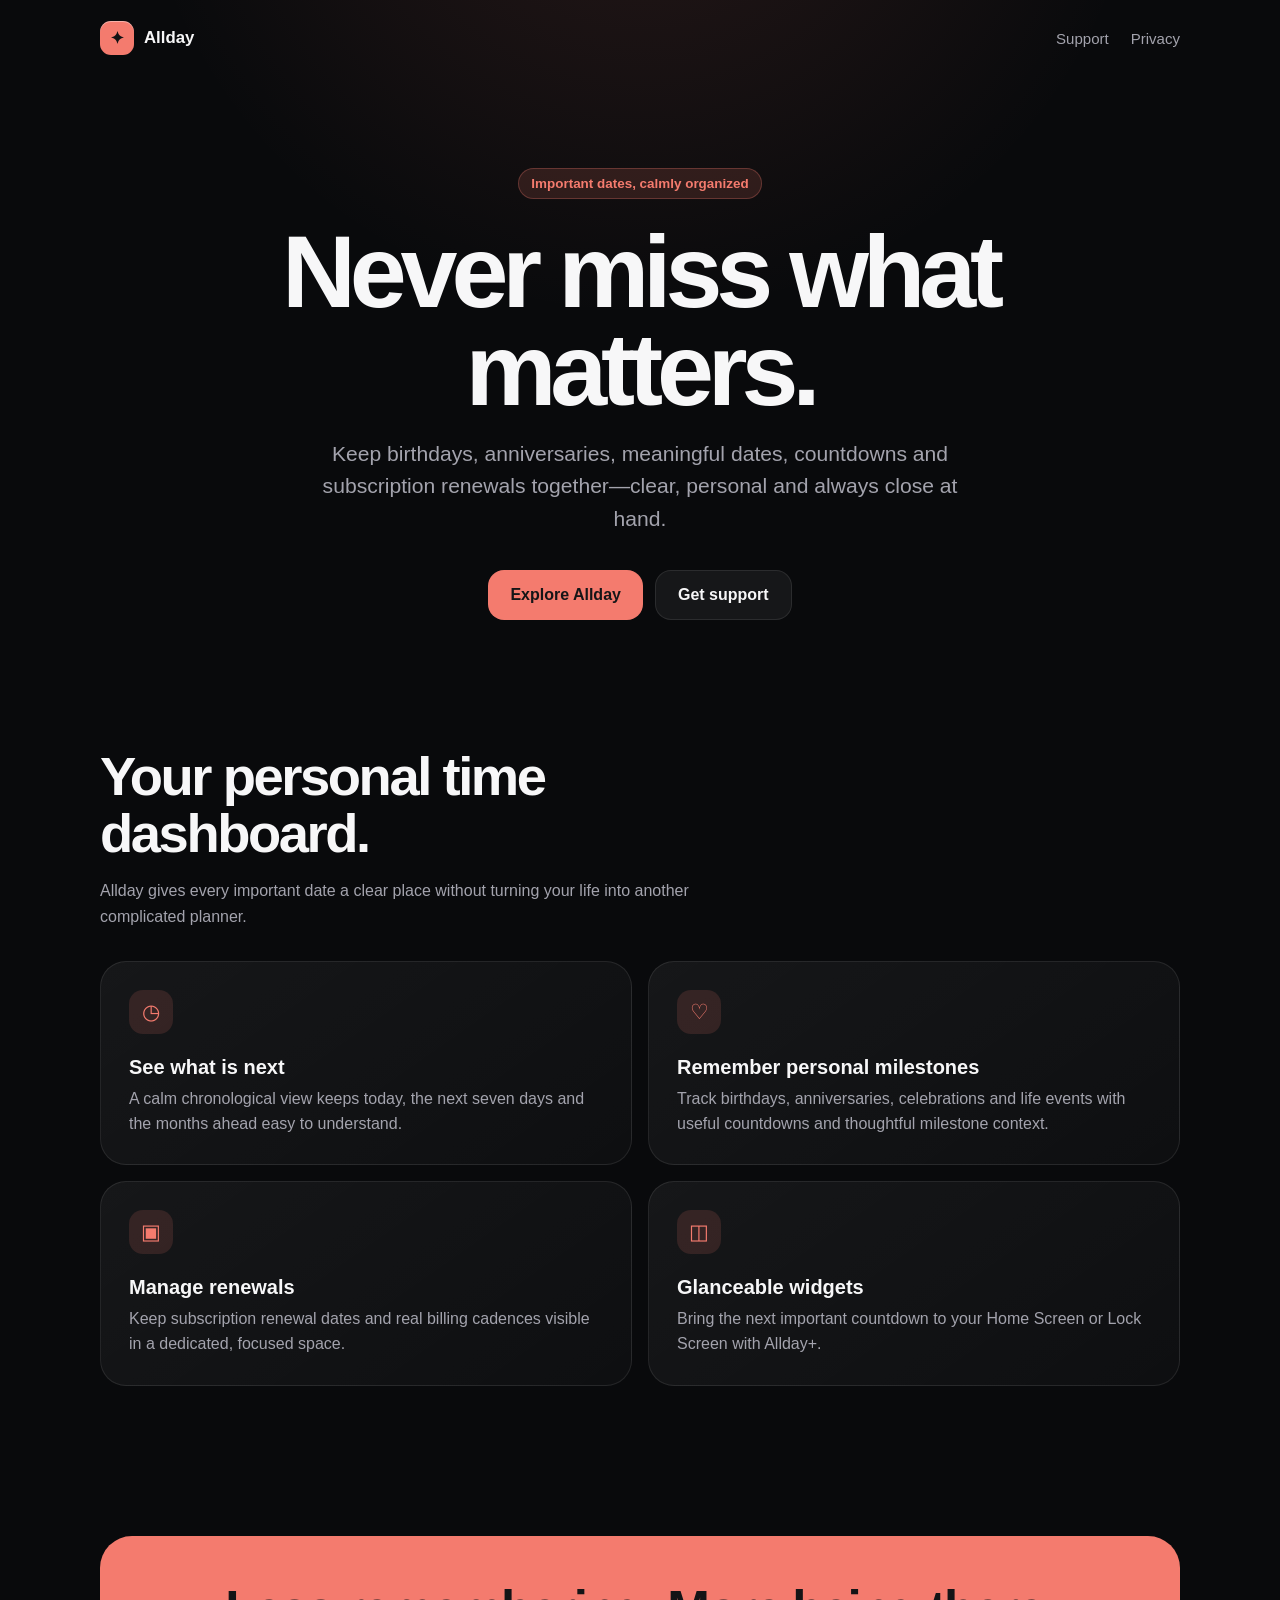
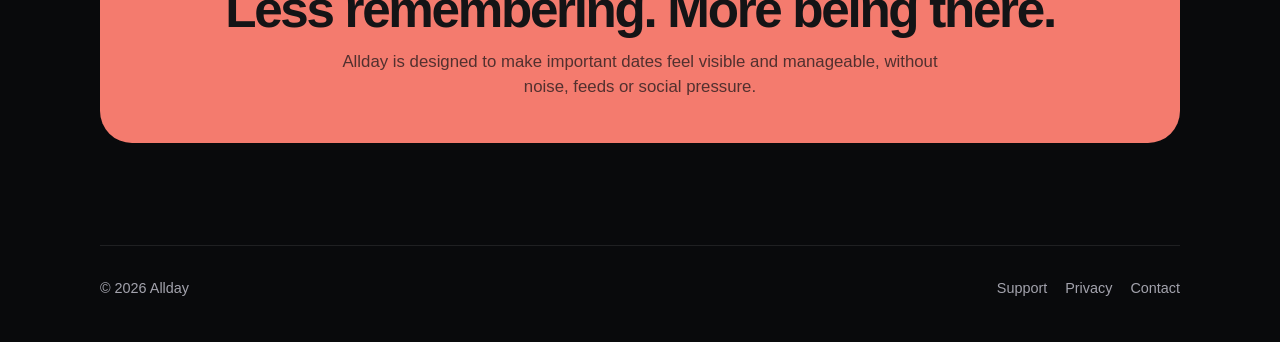
<file: index.html>
<!doctype html>
<html lang="en">
<head>
  <meta charset="utf-8">
  <meta name="viewport" content="width=device-width, initial-scale=1">
  <meta name="description" content="Allday keeps birthdays, anniversaries, important dates, countdowns and subscription renewals together.">
  <meta name="theme-color" content="#090a0c">
  <meta property="og:title" content="Allday — Never miss what matters">
  <meta property="og:description" content="Your important dates, renewals and countdowns in one calm place.">
  <meta property="og:type" content="website">
  <title>Allday — Never miss what matters</title>
  <link rel="stylesheet" href="./assets/style.css">
</head>
<body>
  <header class="shell">
    <nav aria-label="Primary navigation">
      <a class="brand" href="./" aria-label="Allday home">
        <span class="brand-mark" aria-hidden="true">✦</span>
        Allday
      </a>
      <div class="nav-links">
        <a href="./support/">Support</a>
        <a href="./privacy/">Privacy</a>
      </div>
    </nav>
  </header>

  <main>
    <section class="hero shell">
      <span class="eyebrow">Important dates, calmly organized</span>
      <h1>Never miss what matters.</h1>
      <p>Keep birthdays, anniversaries, meaningful dates, countdowns and subscription renewals together—clear, personal and always close at hand.</p>
      <div class="actions">
        <a class="button primary" href="#features">Explore Allday</a>
        <a class="button secondary" href="./support/">Get support</a>
      </div>
    </section>

    <section class="section shell" id="features">
      <div class="section-heading">
        <h2>Your personal time dashboard.</h2>
        <p>Allday gives every important date a clear place without turning your life into another complicated planner.</p>
      </div>
      <div class="grid">
        <article class="card">
          <div class="icon" aria-hidden="true">◷</div>
          <h3>See what is next</h3>
          <p>A calm chronological view keeps today, the next seven days and the months ahead easy to understand.</p>
        </article>
        <article class="card">
          <div class="icon" aria-hidden="true">♡</div>
          <h3>Remember personal milestones</h3>
          <p>Track birthdays, anniversaries, celebrations and life events with useful countdowns and thoughtful milestone context.</p>
        </article>
        <article class="card">
          <div class="icon" aria-hidden="true">▣</div>
          <h3>Manage renewals</h3>
          <p>Keep subscription renewal dates and real billing cadences visible in a dedicated, focused space.</p>
        </article>
        <article class="card">
          <div class="icon" aria-hidden="true">◫</div>
          <h3>Glanceable widgets</h3>
          <p>Bring the next important countdown to your Home Screen or Lock Screen with Allday+.</p>
        </article>
      </div>
    </section>

    <section class="section shell">
      <div class="callout">
        <h2>Less remembering. More being there.</h2>
        <p>Allday is designed to make important dates feel visible and manageable, without noise, feeds or social pressure.</p>
      </div>
    </section>
  </main>

  <footer class="shell">
    <span>© 2026 Allday</span>
    <div>
      <a href="./support/">Support</a>
      <a href="./privacy/">Privacy</a>
      <a href="mailto:deniz202.kokturk@gmail.com">Contact</a>
    </div>
  </footer>
</body>
</html>
</file>
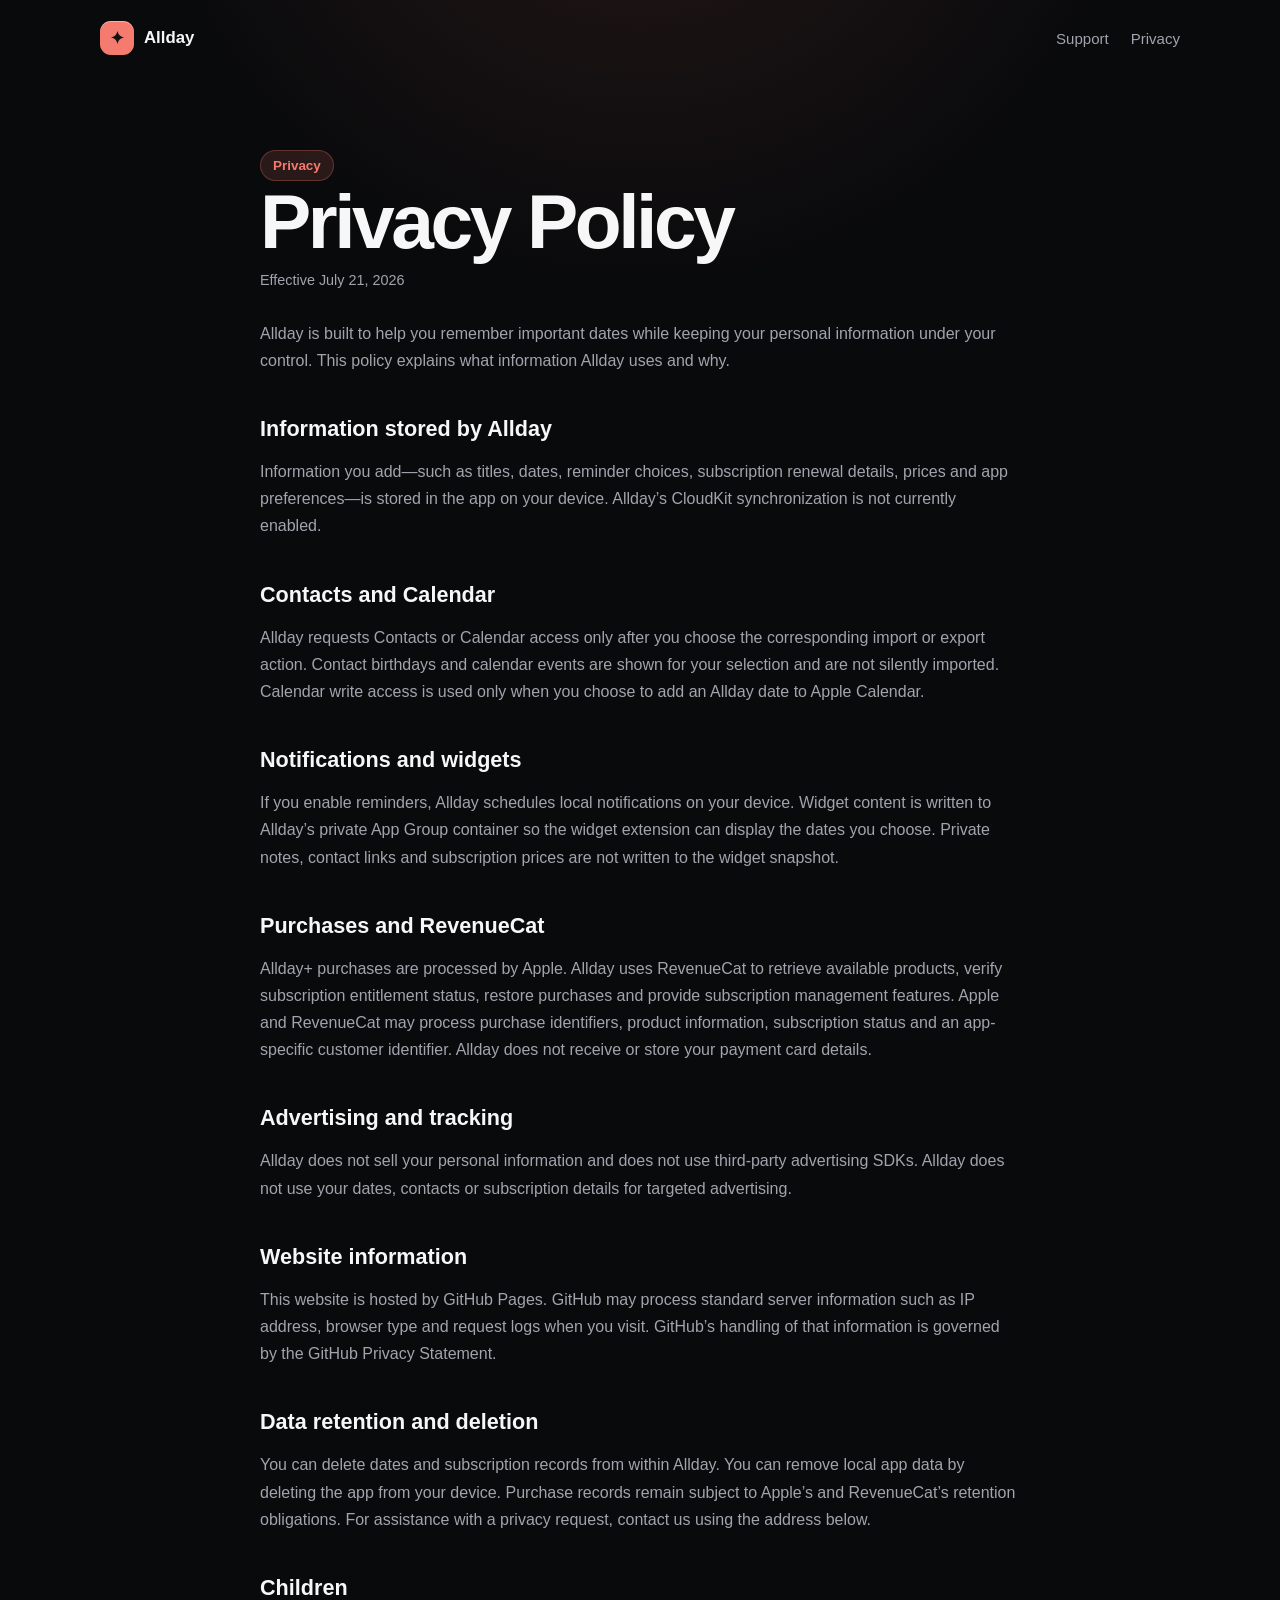
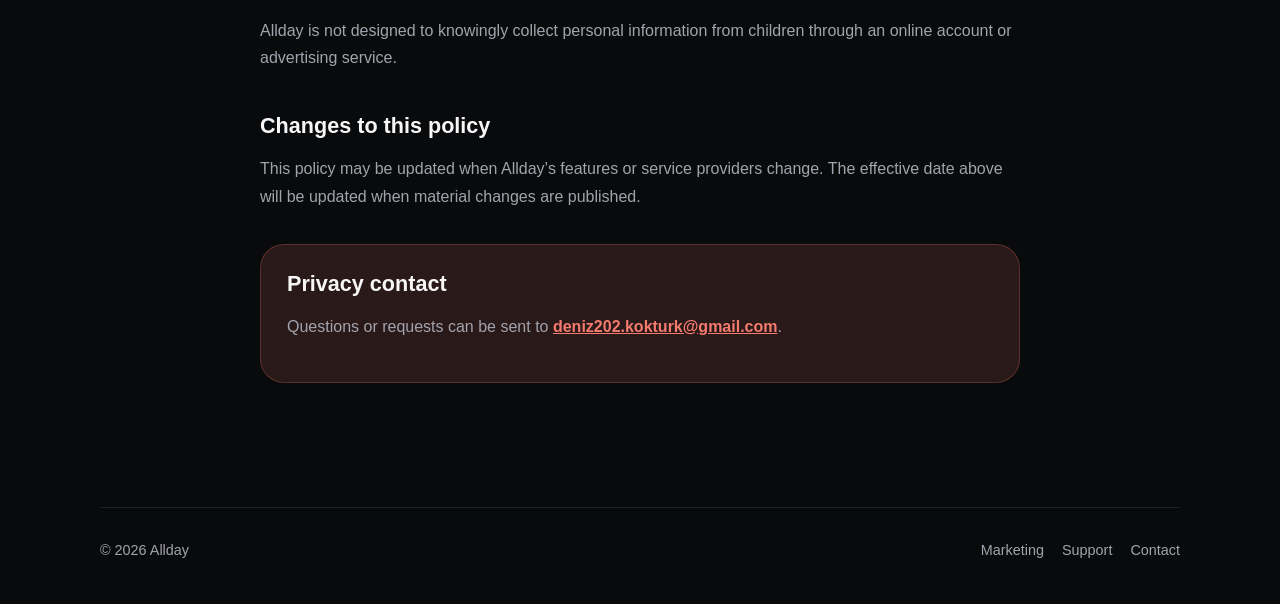
<file: privacy/index.html>
<!doctype html>
<html lang="en">
<head>
  <meta charset="utf-8">
  <meta name="viewport" content="width=device-width, initial-scale=1">
  <meta name="description" content="Privacy policy for Allday.">
  <meta name="theme-color" content="#090a0c">
  <title>Allday Privacy Policy</title>
  <link rel="stylesheet" href="../assets/style.css">
</head>
<body>
  <header class="shell">
    <nav aria-label="Primary navigation">
      <a class="brand" href="../" aria-label="Allday home">
        <span class="brand-mark" aria-hidden="true">✦</span>
        Allday
      </a>
      <div class="nav-links">
        <a href="../support/">Support</a>
        <a href="./" aria-current="page">Privacy</a>
      </div>
    </nav>
  </header>

  <main class="content">
    <span class="eyebrow">Privacy</span>
    <h1>Privacy Policy</h1>
    <div class="meta">Effective July 21, 2026</div>

    <p>Allday is built to help you remember important dates while keeping your personal information under your control. This policy explains what information Allday uses and why.</p>

    <h2>Information stored by Allday</h2>
    <p>Information you add—such as titles, dates, reminder choices, subscription renewal details, prices and app preferences—is stored in the app on your device. Allday’s CloudKit synchronization is not currently enabled.</p>

    <h2>Contacts and Calendar</h2>
    <p>Allday requests Contacts or Calendar access only after you choose the corresponding import or export action. Contact birthdays and calendar events are shown for your selection and are not silently imported. Calendar write access is used only when you choose to add an Allday date to Apple Calendar.</p>

    <h2>Notifications and widgets</h2>
    <p>If you enable reminders, Allday schedules local notifications on your device. Widget content is written to Allday’s private App Group container so the widget extension can display the dates you choose. Private notes, contact links and subscription prices are not written to the widget snapshot.</p>

    <h2>Purchases and RevenueCat</h2>
    <p>Allday+ purchases are processed by Apple. Allday uses RevenueCat to retrieve available products, verify subscription entitlement status, restore purchases and provide subscription management features. Apple and RevenueCat may process purchase identifiers, product information, subscription status and an app-specific customer identifier. Allday does not receive or store your payment card details.</p>

    <h2>Advertising and tracking</h2>
    <p>Allday does not sell your personal information and does not use third-party advertising SDKs. Allday does not use your dates, contacts or subscription details for targeted advertising.</p>

    <h2>Website information</h2>
    <p>This website is hosted by GitHub Pages. GitHub may process standard server information such as IP address, browser type and request logs when you visit. GitHub’s handling of that information is governed by the GitHub Privacy Statement.</p>

    <h2>Data retention and deletion</h2>
    <p>You can delete dates and subscription records from within Allday. You can remove local app data by deleting the app from your device. Purchase records remain subject to Apple’s and RevenueCat’s retention obligations. For assistance with a privacy request, contact us using the address below.</p>

    <h2>Children</h2>
    <p>Allday is not designed to knowingly collect personal information from children through an online account or advertising service.</p>

    <h2>Changes to this policy</h2>
    <p>This policy may be updated when Allday’s features or service providers change. The effective date above will be updated when material changes are published.</p>

    <div class="support-card">
      <h2>Privacy contact</h2>
      <p>Questions or requests can be sent to <a href="mailto:deniz202.kokturk@gmail.com?subject=Allday%20Privacy">deniz202.kokturk@gmail.com</a>.</p>
    </div>
  </main>

  <footer class="shell">
    <span>© 2026 Allday</span>
    <div>
      <a href="../">Marketing</a>
      <a href="../support/">Support</a>
      <a href="mailto:deniz202.kokturk@gmail.com">Contact</a>
    </div>
  </footer>
</body>
</html>
</file>
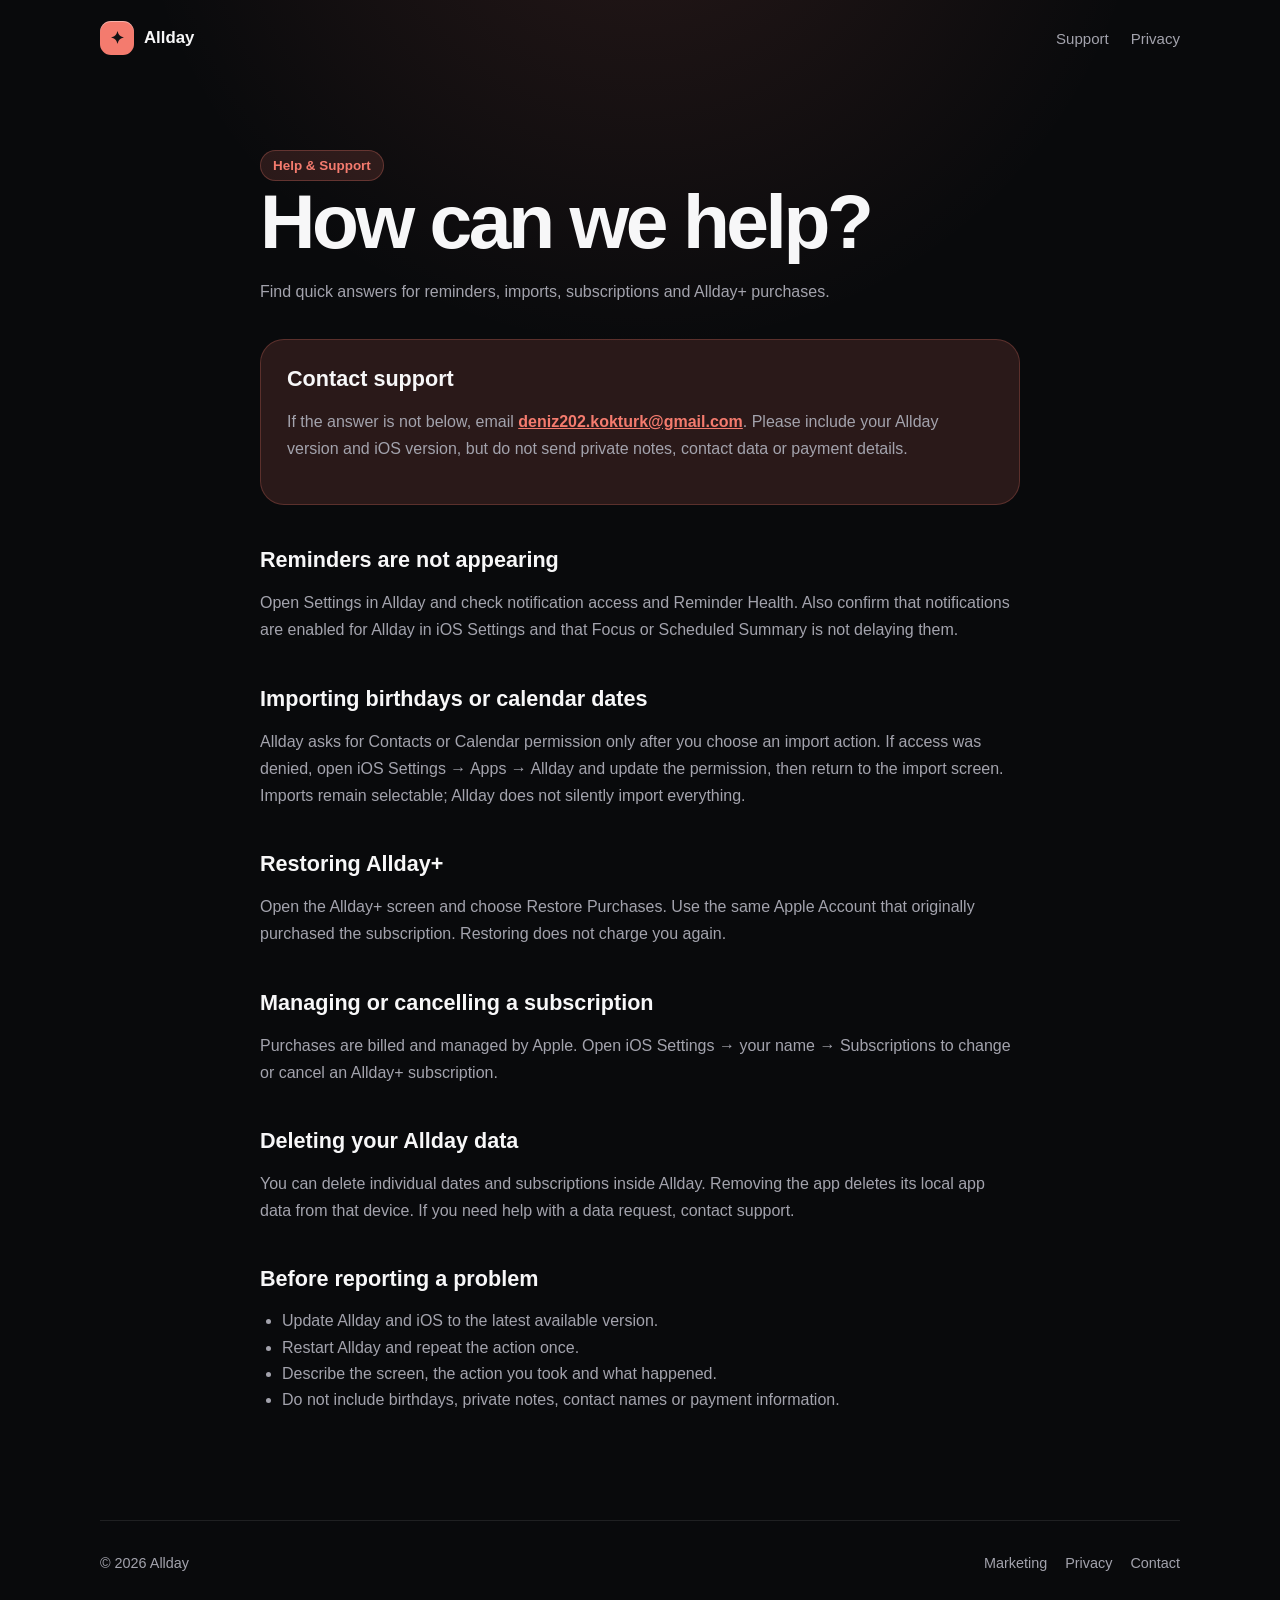
<file: support/index.html>
<!doctype html>
<html lang="en">
<head>
  <meta charset="utf-8">
  <meta name="viewport" content="width=device-width, initial-scale=1">
  <meta name="description" content="Help and support for Allday.">
  <meta name="theme-color" content="#090a0c">
  <title>Allday Support</title>
  <link rel="stylesheet" href="../assets/style.css">
</head>
<body>
  <header class="shell">
    <nav aria-label="Primary navigation">
      <a class="brand" href="../" aria-label="Allday home">
        <span class="brand-mark" aria-hidden="true">✦</span>
        Allday
      </a>
      <div class="nav-links">
        <a href="./" aria-current="page">Support</a>
        <a href="../privacy/">Privacy</a>
      </div>
    </nav>
  </header>

  <main class="content">
    <span class="eyebrow">Help & Support</span>
    <h1>How can we help?</h1>
    <p>Find quick answers for reminders, imports, subscriptions and Allday+ purchases.</p>

    <div class="support-card">
      <h2>Contact support</h2>
      <p>If the answer is not below, email <a href="mailto:deniz202.kokturk@gmail.com?subject=Allday%20Support">deniz202.kokturk@gmail.com</a>. Please include your Allday version and iOS version, but do not send private notes, contact data or payment details.</p>
    </div>

    <h2>Reminders are not appearing</h2>
    <p>Open Settings in Allday and check notification access and Reminder Health. Also confirm that notifications are enabled for Allday in iOS Settings and that Focus or Scheduled Summary is not delaying them.</p>

    <h2>Importing birthdays or calendar dates</h2>
    <p>Allday asks for Contacts or Calendar permission only after you choose an import action. If access was denied, open iOS Settings → Apps → Allday and update the permission, then return to the import screen. Imports remain selectable; Allday does not silently import everything.</p>

    <h2>Restoring Allday+</h2>
    <p>Open the Allday+ screen and choose Restore Purchases. Use the same Apple Account that originally purchased the subscription. Restoring does not charge you again.</p>

    <h2>Managing or cancelling a subscription</h2>
    <p>Purchases are billed and managed by Apple. Open iOS Settings → your name → Subscriptions to change or cancel an Allday+ subscription.</p>

    <h2>Deleting your Allday data</h2>
    <p>You can delete individual dates and subscriptions inside Allday. Removing the app deletes its local app data from that device. If you need help with a data request, contact support.</p>

    <h2>Before reporting a problem</h2>
    <ul>
      <li>Update Allday and iOS to the latest available version.</li>
      <li>Restart Allday and repeat the action once.</li>
      <li>Describe the screen, the action you took and what happened.</li>
      <li>Do not include birthdays, private notes, contact names or payment information.</li>
    </ul>
  </main>

  <footer class="shell">
    <span>© 2026 Allday</span>
    <div>
      <a href="../">Marketing</a>
      <a href="../privacy/">Privacy</a>
      <a href="mailto:deniz202.kokturk@gmail.com">Contact</a>
    </div>
  </footer>
</body>
</html>
</file>
<file: assets/style.css>
:root {
  color-scheme: dark;
  --background: #090a0c;
  --surface: #141518;
  --surface-strong: #1a1b1f;
  --text: #f7f7f8;
  --muted: #a3a3ad;
  --coral: #f47b6e;
  --coral-soft: rgba(244, 123, 110, 0.14);
  --line: rgba(255, 255, 255, 0.09);
  --max-width: 1080px;
}

* { box-sizing: border-box; }

html { scroll-behavior: smooth; }

body {
  margin: 0;
  min-height: 100vh;
  background:
    radial-gradient(circle at 50% -10%, rgba(244, 123, 110, 0.13), transparent 32rem),
    var(--background);
  color: var(--text);
  font-family: -apple-system, BlinkMacSystemFont, "SF Pro Display", "Helvetica Neue", sans-serif;
  -webkit-font-smoothing: antialiased;
}

a { color: inherit; }

.shell {
  width: min(calc(100% - 40px), var(--max-width));
  margin: 0 auto;
}

nav {
  display: flex;
  align-items: center;
  justify-content: space-between;
  min-height: 76px;
  gap: 20px;
}

.brand {
  display: inline-flex;
  align-items: center;
  gap: 10px;
  font-weight: 750;
  font-size: 1.05rem;
  text-decoration: none;
}

.brand-mark {
  display: grid;
  place-items: center;
  width: 34px;
  height: 34px;
  border-radius: 11px;
  color: #111214;
  background: var(--coral);
  box-shadow: inset 0 1px 0 rgba(255, 255, 255, 0.4);
}

.nav-links {
  display: flex;
  align-items: center;
  gap: 22px;
  color: var(--muted);
  font-size: 0.94rem;
}

.nav-links a {
  text-decoration: none;
  transition: color 160ms ease;
}

.nav-links a:hover { color: var(--text); }

.hero {
  padding: 92px 0 80px;
  text-align: center;
}

.eyebrow {
  display: inline-flex;
  align-items: center;
  gap: 8px;
  padding: 7px 12px;
  border: 1px solid rgba(244, 123, 110, 0.28);
  border-radius: 999px;
  color: var(--coral);
  background: var(--coral-soft);
  font-size: 0.84rem;
  font-weight: 700;
}

h1 {
  max-width: 800px;
  margin: 24px auto 18px;
  font-size: clamp(3rem, 8vw, 6.6rem);
  line-height: 0.96;
  letter-spacing: -0.06em;
}

.hero p {
  max-width: 650px;
  margin: 0 auto;
  color: var(--muted);
  font-size: clamp(1.08rem, 2.2vw, 1.32rem);
  line-height: 1.55;
}

.actions {
  display: flex;
  justify-content: center;
  flex-wrap: wrap;
  gap: 12px;
  margin-top: 34px;
}

.button {
  display: inline-flex;
  align-items: center;
  justify-content: center;
  min-height: 50px;
  padding: 0 22px;
  border-radius: 16px;
  font-weight: 700;
  text-decoration: none;
  transition: transform 160ms ease, background 160ms ease;
}

.button:hover { transform: translateY(-1px); }

.button.primary {
  color: #151517;
  background: var(--coral);
}

.button.secondary {
  color: var(--text);
  border: 1px solid var(--line);
  background: rgba(255, 255, 255, 0.055);
}

.section {
  padding: 48px 0;
}

.section-heading {
  max-width: 660px;
  margin-bottom: 30px;
}

.section-heading h2,
.content h1 {
  margin: 0 0 12px;
  font-size: clamp(2rem, 5vw, 3.4rem);
  line-height: 1.05;
  letter-spacing: -0.045em;
}

.section-heading p,
.content > p,
.content li {
  color: var(--muted);
  line-height: 1.65;
}

.grid {
  display: grid;
  grid-template-columns: repeat(2, minmax(0, 1fr));
  gap: 16px;
}

.card {
  padding: 28px;
  border: 1px solid var(--line);
  border-radius: 26px;
  background: linear-gradient(145deg, rgba(255, 255, 255, 0.055), rgba(255, 255, 255, 0.025));
}

.icon {
  display: grid;
  place-items: center;
  width: 44px;
  height: 44px;
  margin-bottom: 22px;
  border-radius: 14px;
  color: var(--coral);
  background: var(--coral-soft);
  font-size: 1.3rem;
}

.card h3 {
  margin: 0 0 8px;
  font-size: 1.25rem;
}

.card p {
  margin: 0;
  color: var(--muted);
  line-height: 1.55;
}

.callout {
  margin: 54px 0;
  padding: 44px;
  border-radius: 32px;
  text-align: center;
  background: var(--coral);
  color: #141416;
}

.callout h2 {
  margin: 0 0 10px;
  font-size: clamp(2rem, 5vw, 3.2rem);
  letter-spacing: -0.045em;
}

.callout p {
  max-width: 600px;
  margin: 0 auto;
  color: rgba(20, 20, 22, 0.72);
  font-size: 1.05rem;
  line-height: 1.5;
}

.content {
  width: min(calc(100% - 40px), 760px);
  margin: 0 auto;
  padding: 74px 0 90px;
}

.content h1 {
  font-size: clamp(2.5rem, 7vw, 4.8rem);
}

.content h2 {
  margin: 42px 0 10px;
  font-size: 1.35rem;
}

.content h3 {
  margin: 26px 0 8px;
  font-size: 1.05rem;
}

.content p {
  color: var(--muted);
  line-height: 1.7;
}

.content ul {
  padding-left: 22px;
}

.meta {
  margin: -2px 0 32px;
  color: var(--muted);
  font-size: 0.9rem;
}

.support-card {
  margin: 34px 0;
  padding: 26px;
  border: 1px solid rgba(244, 123, 110, 0.24);
  border-radius: 24px;
  background: var(--coral-soft);
}

.support-card h2 { margin-top: 0; }

.support-card a {
  color: var(--coral);
  font-weight: 700;
}

footer {
  display: flex;
  align-items: center;
  justify-content: space-between;
  gap: 24px;
  padding: 34px 0 46px;
  border-top: 1px solid var(--line);
  color: var(--muted);
  font-size: 0.9rem;
}

footer div {
  display: flex;
  flex-wrap: wrap;
  gap: 18px;
}

footer a {
  text-decoration: none;
}

footer a:hover { color: var(--text); }

@media (max-width: 680px) {
  .shell { width: min(calc(100% - 28px), var(--max-width)); }
  nav { min-height: 68px; }
  .nav-links { gap: 14px; font-size: 0.84rem; }
  .hero { padding: 68px 0 54px; }
  h1 { letter-spacing: -0.055em; }
  .grid { grid-template-columns: 1fr; }
  .card { padding: 24px; border-radius: 22px; }
  .callout { padding: 34px 22px; border-radius: 26px; }
  footer { align-items: flex-start; flex-direction: column; }
}
</file>
